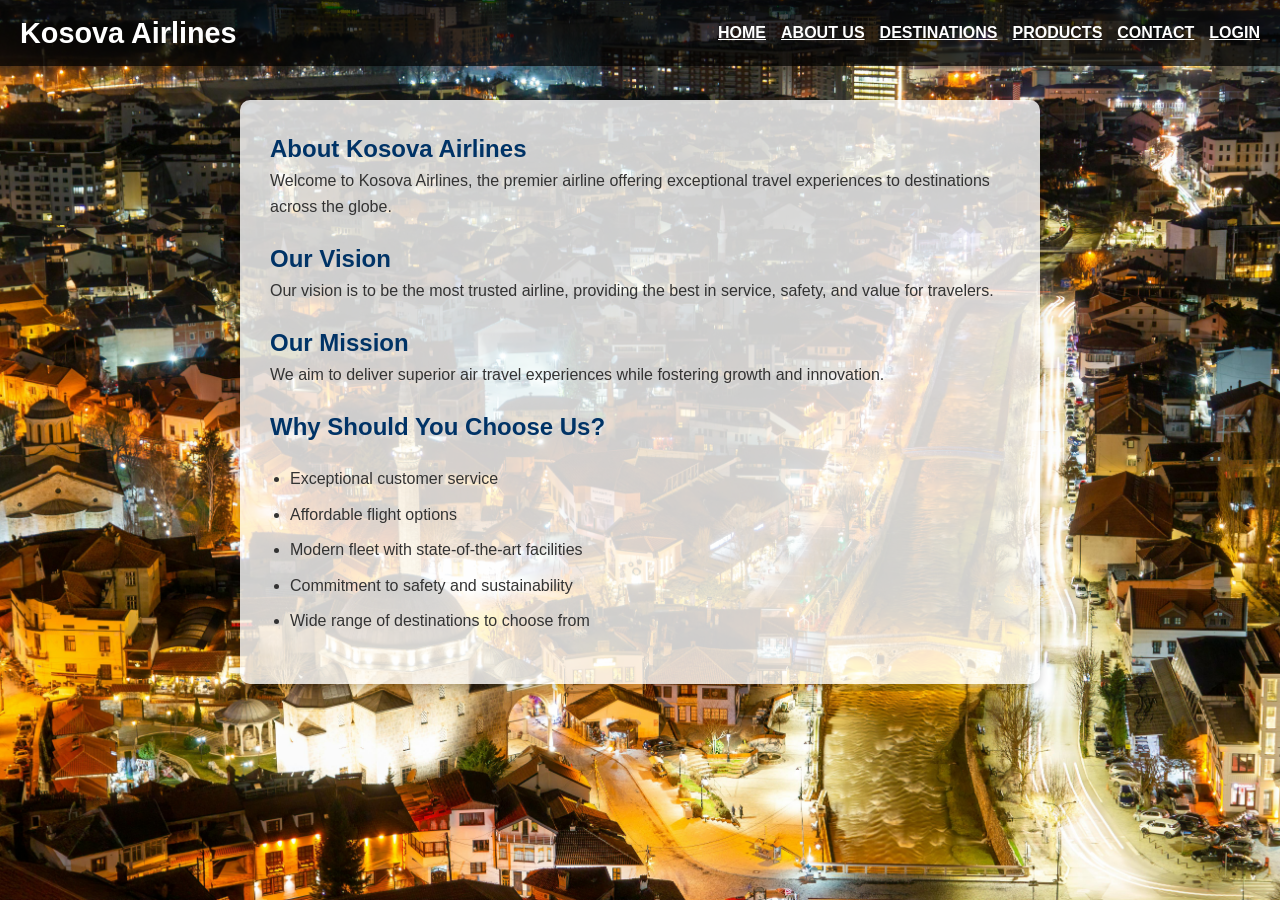
<file: about.html>
<!DOCTYPE html>
<html lang="en">
<head>
    <meta charset="UTF-8">
    <meta name="viewport" content="width=device-width, initial-scale=1.0">
    <title>About Us - Kosova Airlines</title>
    <link rel="stylesheet" href="css/style.css">
</head>
<body class="about-page">
    <!-- Header -->
    <header>
        <div class="logo">
            <h1>Kosova Airlines</h1>
        </div>
        <nav>
            <ul>
                <li><a href="index.html">Home</a></li>
                <li><a href="about.html">About Us</a></li>
                <li><a href="destinations.html">Destinations</a></li>
                <li><a href="products.html">Products</a></li>
                <li><a href="contact.html">Contact</a></li>
                <li><a href="login.html">Login</a></li>
            </ul>
        </nav>
    </header>

    <!-- About Section -->
    <section class="about">
        <div class="about-container">
            <h1>About Kosova Airlines</h1>
            <p>Welcome to Kosova Airlines, the premier airline offering exceptional travel experiences to destinations across the globe.</p>
            <h2>Our Vision</h2>
            <p>Our vision is to be the most trusted airline, providing the best in service, safety, and value for travelers.</p>
            <h2>Our Mission</h2>
            <p>We aim to deliver superior air travel experiences while fostering growth and innovation.</p>
            <h2>Why Should You Choose Us?</h2>
            <ul>
                <li>Exceptional customer service</li>
                <li>Affordable flight options</li>
                <li>Modern fleet with state-of-the-art facilities</li>
                <li>Commitment to safety and sustainability</li>
                <li>Wide range of destinations to choose from</li>
            </ul>
        </div>
    </section>
</body>
</html>
</file>
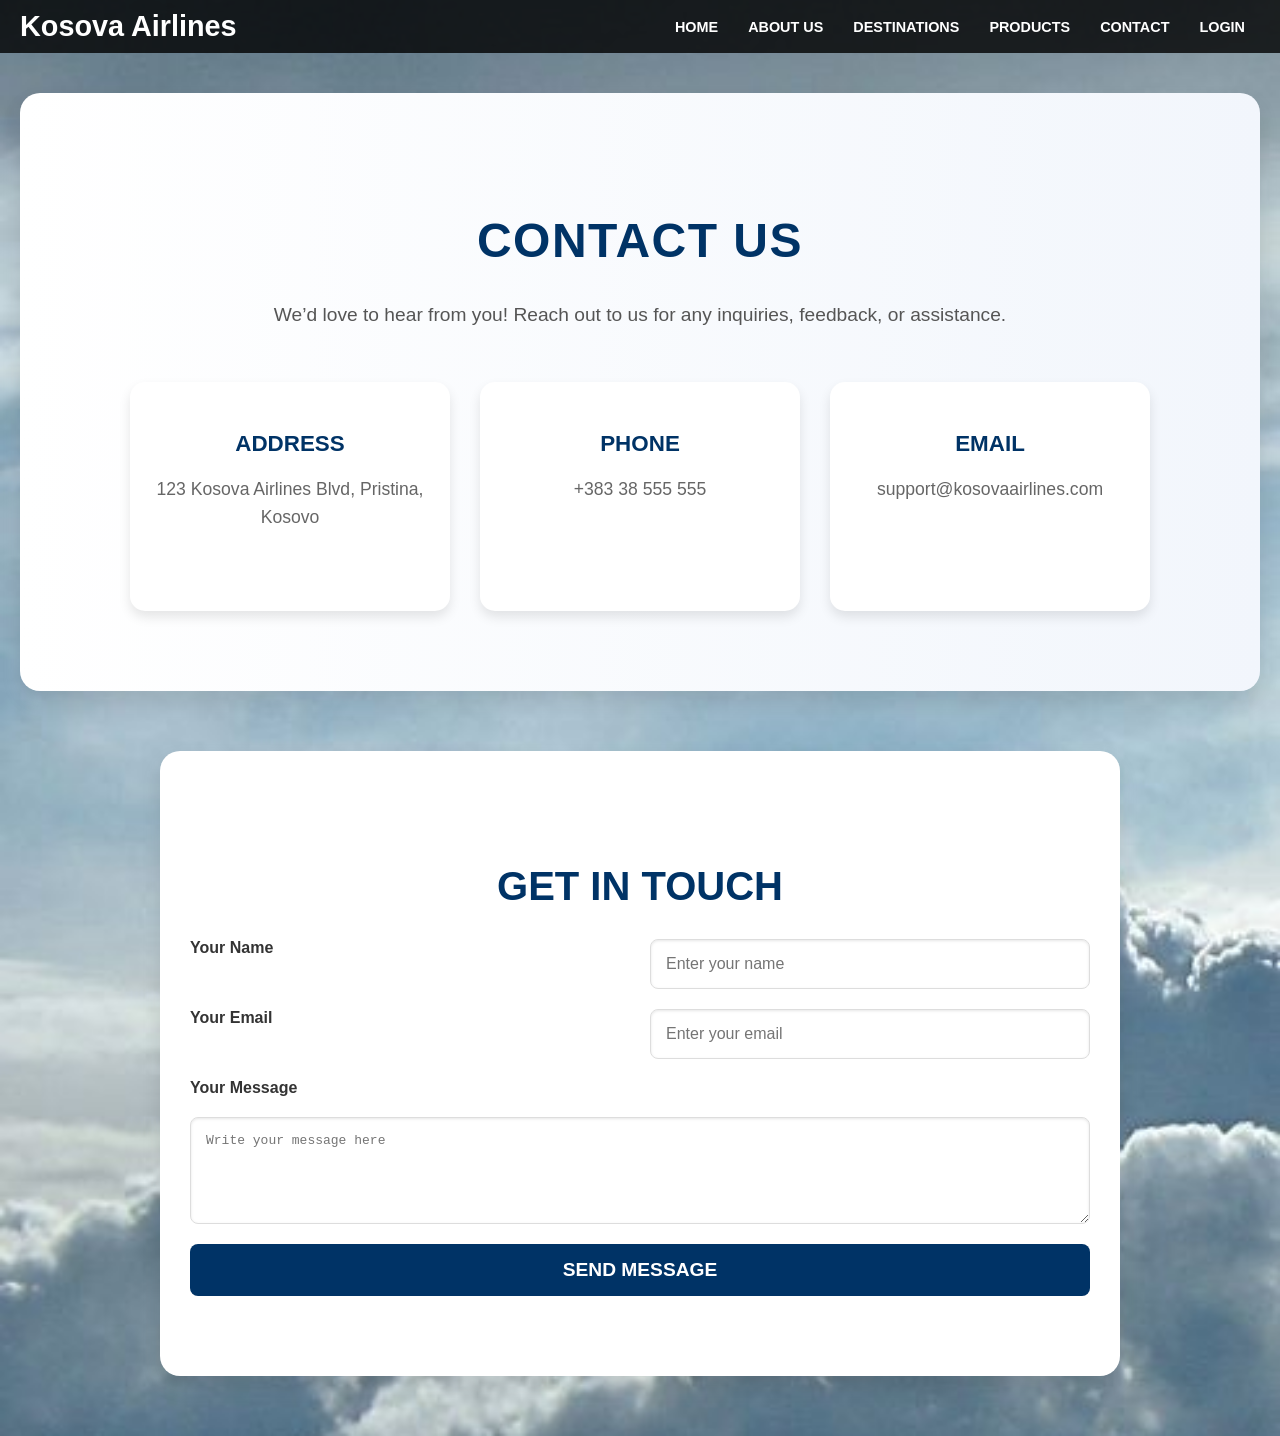
<file: contact.html>
<!DOCTYPE html>
<html lang="en">
<head>
    <meta charset="UTF-8">
    <meta name="viewport" content="width=device-width, initial-scale=1.0">
    <title>Contact Us - Kosova Airlines</title>
    <link rel="stylesheet" href="css/contact.css">
</head>
<body class="contact-page">
    <header>
        <div class="logo">
            <h1>Kosova Airlines</h1>
        </div>
        <nav>
            <ul>
                <li><a href="index.html">Home</a></li>
                <li><a href="about.html">About Us</a></li>
                <li><a href="destinations.html">Destinations</a></li>
                <li><a href="products.html">Products</a></li>
                <li><a href="contact.html">Contact</a></li>
                <li><a href="login.html">Login</a></li>
            </ul>
        </nav>
    </header>

    <main>
        <section class="contact-info">
            <h1>Contact Us</h1>
            <p>We’d love to hear from you! Reach out to us for any inquiries, feedback, or assistance.</p>

            <div class="info-grid">
                <div class="info-item">
                    <h2>Address</h2>
                    <p>123 Kosova Airlines Blvd, Pristina, Kosovo</p>
                </div>
                <div class="info-item">
                    <h2>Phone</h2>
                    <p>+383 38 555 555</p>
                </div>
                <div class="info-item">
                    <h2>Email</h2>
                    <p>support@kosovaairlines.com</p>
                </div>
            </div>
        </section>

        <section class="contact-form">
            <h2>Get in Touch</h2>
            <form action="#" method="post">
                <label for="name">Your Name</label>
                <input type="text" id="name" name="name" placeholder="Enter your name" required>

                <label for="email">Your Email</label>
                <input type="email" id="email" name="email" placeholder="Enter your email" required>

                <label for="message">Your Message</label>
                <textarea id="message" name="message" rows="5" placeholder="Write your message here" required></textarea>

                <button type="submit" class="submit-btn">Send Message</button>
            </form>
        </section>
    </main>


</body>
</html>
</file>
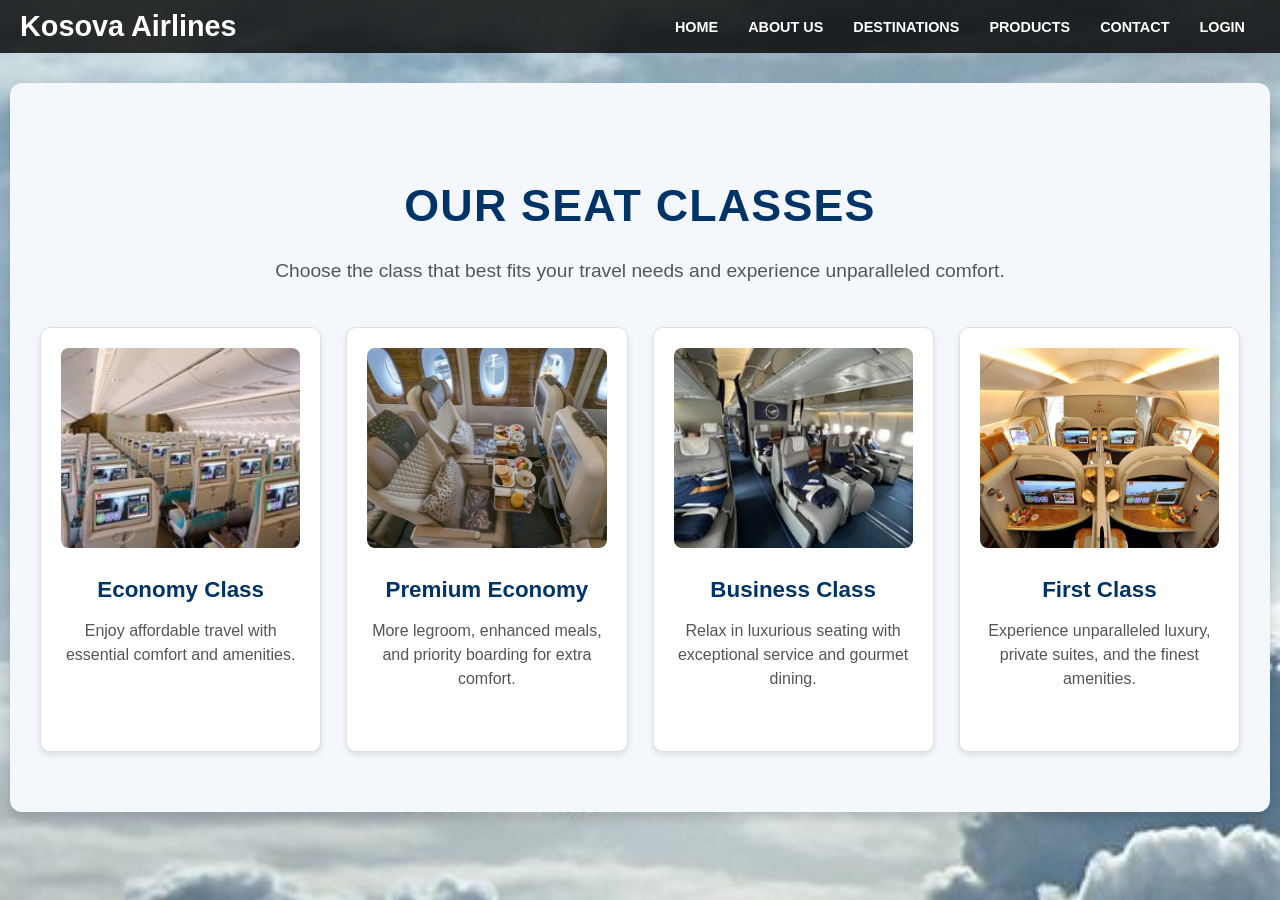
<file: products.html>
<!DOCTYPE html>
<html lang="en">
<head>
    <meta charset="UTF-8">
    <meta name="viewport" content="width=device-width, initial-scale=1.0">
    <title>Products - Kosova Airlines</title>
    <link rel="stylesheet" href="css/products.css">
</head>
<body class="products-page">
    <header>
        <div class="logo">
            <h1>Kosova Airlines</h1>
        </div>
        <nav>
            <ul>
                <li><a href="index.html">Home</a></li>
                <li><a href="about.html">About Us</a></li>
                <li><a href="destinations.html">Destinations</a></li>
                <li><a href="products.html">Products</a></li>
                <li><a href="contact.html">Contact</a></li>
                <li><a href="login.html">Login</a></li>
            </ul>
        </nav>
    </header>

    <main>
        <section class="product-classes">
            <h1>Our Seat Classes</h1>
            <p>Choose the class that best fits your travel needs and experience unparalleled comfort.</p>
            <div class="class-list">
                <div class="class-item">
                    <img src="images/economyclass.jpg" alt="Economy Class">
                    <h2>Economy Class</h2>
                    <p>Enjoy affordable travel with essential comfort and amenities.</p>
                </div>

                <div class="class-item">
                    <img src="images/premiumeconomy.jpg" alt="Premium Economy">
                    <h2>Premium Economy</h2>
                    <p>More legroom, enhanced meals, and priority boarding for extra comfort.</p>
                </div>

                <div class="class-item">
                    <img src="images/businessclass.jpg" alt="Business Class">
                    <h2>Business Class</h2>
                    <p>Relax in luxurious seating with exceptional service and gourmet dining.</p>
                </div>

                <div class="class-item">
                    <img src="images/firstclass.jpg" alt="First Class">
                    <h2>First Class</h2>
                    <p>Experience unparalleled luxury, private suites, and the finest amenities.</p>
                </div>
            </div>
        </section>
    </main>

    
</body>
</html>
</file>
<file: css/style.css>
/* General styles */
* {
    margin: 0;
    padding: 0;
    box-sizing: border-box;
}

body {
    font-family: Arial, sans-serif;
    color: #333;
    line-height: 1.6;
    display: flex;
    flex-direction: column;
    min-height: 100vh; /* Siguron që faqja mbulon gjithmonë lartësinë e dritares */
}

/* Header Styles */
header {
    background-color: rgba(0, 0, 0, 0.7); /* Ngjyrë e zezë transparente */
    color: white;
    padding: 10px 20px;
    position: absolute;
    top: 0;
    left: 0;
    width: 100%;
    display: flex;
    justify-content: space-between;
    align-items: center;
    z-index: 10;
}

header .logo h1 {
    font-size: 1.8em;
    margin: 0;
}

nav ul {
    list-style: none;
    display: flex;
    gap: 15px;
    margin: 0;
    padding: 0;
}

nav ul li a {
    color: white;
    text-transform: uppercase;
    font-size: 16px;
    font-weight: bold;
    transition: color 0.3s;
}

nav ul li a:hover {
    color: #ff8000;
}

/* About Page Styles */
.about-page {
    background: url('../images/Background1.jpg') no-repeat center center/cover;
    padding: 100px 20px;
    flex: 1; /* Siguron që përmbajtja zgjerohet deri në fund të faqes */
}

.about-container {
    background: rgba(255, 255, 255, 0.8); /* Bardhësi me transparencë 80% */
    padding: 30px;
    border-radius: 10px;
    max-width: 800px;
    margin: 0 auto;
    box-shadow: 0 4px 8px rgba(0, 0, 0, 0.2); /* Hijë për pamje më elegante */
}

.about-container h1,
.about-container h2 {
    color: #003366;
}

.about-container ul {
    list-style: disc;
    padding-left: 20px;
    margin: 20px 0;
}

.about-container ul li {
    margin-bottom: 10px;
}

.about-container p {
    margin-bottom: 20px;
}
</file>
<file: css/contact.css>
/* General body styling */
body {
    font-family: Arial, sans-serif;
    margin: 0;
    padding: 0;
    background: url('../images/Background3.jpg') no-repeat center center/cover;
    color: #333;
}

/* Header styling */
header {
    background-color: rgba(0, 0, 0, 0.8);
    color: white;
    padding: 10px 20px;
    display: flex;
    justify-content: space-between;
    align-items: center;
    position: sticky;
    top: 0;
    z-index: 10;
}

header .logo h1 {
    margin: 0;
    font-size: 1.8em;
}

nav ul {
    list-style: none;
    display: flex;
    margin: 0;
    padding: 0;
}

nav ul li {
    margin: 0 15px;
}

nav ul li a {
    color: white;
    text-transform: uppercase;
    font-size: 0.9em;
    text-decoration: none;
    font-weight: bold;
    transition: color 0.3s;
}

nav ul li a:hover {
    color: #ff8000;
}

/* Contact Info Section */
.contact-info {
    text-align: center;
    padding: 80px 20px;
    background: linear-gradient(to right, #ffffff, #f2f6fc);
    margin: 40px auto;
    max-width: 1200px;
    border-radius: 20px;
    box-shadow: 0 10px 20px rgba(0, 0, 0, 0.1);
}

.contact-info h1 {
    font-size: 3em;
    color: #003366;
    margin-bottom: 30px;
    font-weight: bold;
    text-transform: uppercase;
    letter-spacing: 1.5px;
}

.contact-info p {
    font-size: 1.2em;
    color: #555;
    margin-bottom: 50px;
    line-height: 1.8;
}

/* Card layout for contact details */
.info-grid {
    display: flex;
    flex-wrap: wrap;
    justify-content: center;
    gap: 30px;
}

.info-item {
    background: #ffffff;
    padding: 30px 20px;
    border-radius: 15px;
    box-shadow: 0 6px 12px rgba(0, 0, 0, 0.1);
    text-align: center;
    width: 280px;
    transition: transform 0.3s ease, box-shadow 0.3s ease;
    position: relative;
    overflow: hidden;
}

.info-item:hover {
    transform: translateY(-10px);
    box-shadow: 0 12px 24px rgba(0, 0, 0, 0.2);
    background: linear-gradient(to bottom, #f4f9ff, #ffffff);
}

.info-item h2 {
    color: #003366;
    margin-bottom: 15px;
    font-size: 1.4em;
    font-weight: bold;
    text-transform: uppercase;
}

.info-item p {
    font-size: 1.1em;
    color: #666;
    line-height: 1.6;
}

/* Contact Form Section */
.contact-form {
    padding: 80px 30px;
    background: #ffffff;
    margin: 60px auto;
    max-width: 900px;
    border-radius: 20px;
    box-shadow: 0 10px 20px rgba(0, 0, 0, 0.1);
}

.contact-form h2 {
    font-size: 2.5em;
    color: #003366;
    margin-bottom: 30px;
    text-align: center;
    font-weight: bold;
    text-transform: uppercase;
}

.contact-form form {
    display: grid;
    grid-template-columns: 1fr 1fr;
    gap: 20px;
}

.contact-form form div {
    display: flex;
    flex-direction: column;
    gap: 10px;
}

.contact-form label {
    font-weight: bold;
    font-size: 1em;
    color: #333;
}

.contact-form input,
.contact-form textarea {
    padding: 15px;
    font-size: 1em;
    border: 1px solid #ddd;
    border-radius: 8px;
    box-shadow: inset 0 1px 3px rgba(0, 0, 0, 0.1);
    transition: border-color 0.3s ease, box-shadow 0.3s ease;
}

.contact-form input:focus,
.contact-form textarea:focus {
    border-color: #003366;
    outline: none;
    box-shadow: 0 0 8px rgba(0, 51, 102, 0.2);
}

.contact-form textarea {
    grid-column: span 2;
}

.contact-form .submit-btn {
    grid-column: span 2;
    background-color: #003366;
    color: white;
    padding: 15px 20px;
    border: none;
    border-radius: 8px;
    cursor: pointer;
    font-size: 1.2em;
    font-weight: bold;
    text-transform: uppercase;
    transition: background-color 0.3s ease, transform 0.3s ease;
}

.contact-form .submit-btn:hover {
    background-color: #002244;
    transform: translateY(-5px);
}

/* Success Message */
    .success-message, .error-message {
        margin-top: 10px;
        padding: 10px;
        text-align: center;
        font-weight: bold;
        border-radius: 5px;
        width: 100%;
        display: block;
    }
    
    .success-message {
        background-color: #d4edda;
        color: #155724;
        border: 1px solid #c3e6cb;
    }
    
    .error-message {
        background-color: #f8d7da;
        color: #721c24;
        border: 1px solid #f5c6cb;
    }
    


.hidden {
    display: none;
}

/* Responsive styling */
@media (max-width: 768px) {
    .info-grid {
        flex-direction: column;
        gap: 20px;
    }

    .contact-form form {
        grid-template-columns: 1fr;
    }

    .contact-form textarea,
    .contact-form .submit-btn {
        grid-column: span 1;
    }
}
</file>
<file: css/products.css>
/* General body styling */
body {
    font-family: Arial, sans-serif;
    margin: 0;
    padding: 0;
    background: url('../images/Background3.jpg') no-repeat center center/cover;
    color: #333;
}

/* Header styling */
header {
    background-color: rgba(0, 0, 0, 0.8); /* Dark translucent background for the header */
    color: white;
    padding: 10px 20px;
    display: flex;
    justify-content: space-between;
    align-items: center;
    position: sticky;
    top: 0;
    z-index: 10;
}

header .logo h1 {
    margin: 0;
    font-size: 1.8em;
}

nav ul {
    list-style: none;
    display: flex;
    margin: 0;
    padding: 0;
}

nav ul li {
    margin: 0 15px;
}

nav ul li a {
    color: white;
    text-transform: uppercase;
    font-size: 0.9em;
    text-decoration: none;
    font-weight: bold;
    transition: color 0.3s;
}

nav ul li a:hover {
    color: #ff8000;
}

/* Section styling for seat classes */
.product-classes {
    padding: 60px 30px;
    background: #f4f8fc; /* Ngjyrë e lehtë dhe profesionale */
    margin: 30px auto;
    max-width: 1200px;
    border-radius: 12px;
    box-shadow: 0 6px 12px rgba(0, 0, 0, 0.15);
    text-align: center;
}

.product-classes h1 {
    font-size: 2.8em;
    margin-bottom: 25px;
    color: #003366;
    font-weight: bold;
    text-transform: uppercase;
    letter-spacing: 1.2px;
}

.product-classes p {
    font-size: 1.2em;
    margin-bottom: 40px;
    color: #555;
    line-height: 1.6;
}

/* Grid layout for seat classes */
.class-list {
    display: grid;
    grid-template-columns: repeat(auto-fit, minmax(280px, 1fr));
    gap: 25px;
}

/* Individual seat class card */
.class-item {
    background: white;
    padding: 20px;
    border-radius: 10px;
    border: 1px solid #e0e0e0; /* Bordurë e lehtë për një ndarje të pastër */
    box-shadow: 0 3px 6px rgba(0, 0, 0, 0.1);
    text-align: center;
    transition: transform 0.3s ease, box-shadow 0.3s ease;
}

.class-item:hover {
    transform: translateY(-8px);
    box-shadow: 0 8px 16px rgba(0, 0, 0, 0.2);
}

.class-item img {
    width: 100%;
    height: 200px;
    object-fit: cover;
    border-radius: 8px;
    margin-bottom: 15px;
    transition: transform 0.3s ease;
}

.class-item img:hover {
    transform: scale(1.05);
}

.class-item h2 {
    font-size: 1.4em;
    margin: 10px 0;
    color: #003366;
    font-weight: bold;
}

.class-item p {
    font-size: 1em;
    color: #555;
    line-height: 1.5;
}

/* Footer styling */
footer {
    background-color: rgba(0, 0, 0, 0.8); /* Consistent footer color */
    color: white;
    text-align: center;
    padding: 15px 0;
    margin-top: 30px;
}

/* Responsive styling */
@media (max-width: 768px) {
    header {
        flex-direction: column;
    }

    nav ul {
        flex-direction: column;
        align-items: center;
    }

    nav ul li {
        margin: 10px 0;
    }

    .product-classes {
        padding: 20px;
    }

    .class-item img {
        height: 150px;
    }

    .product-classes h1 {
        font-size: 2em;
    }
}
</file>
